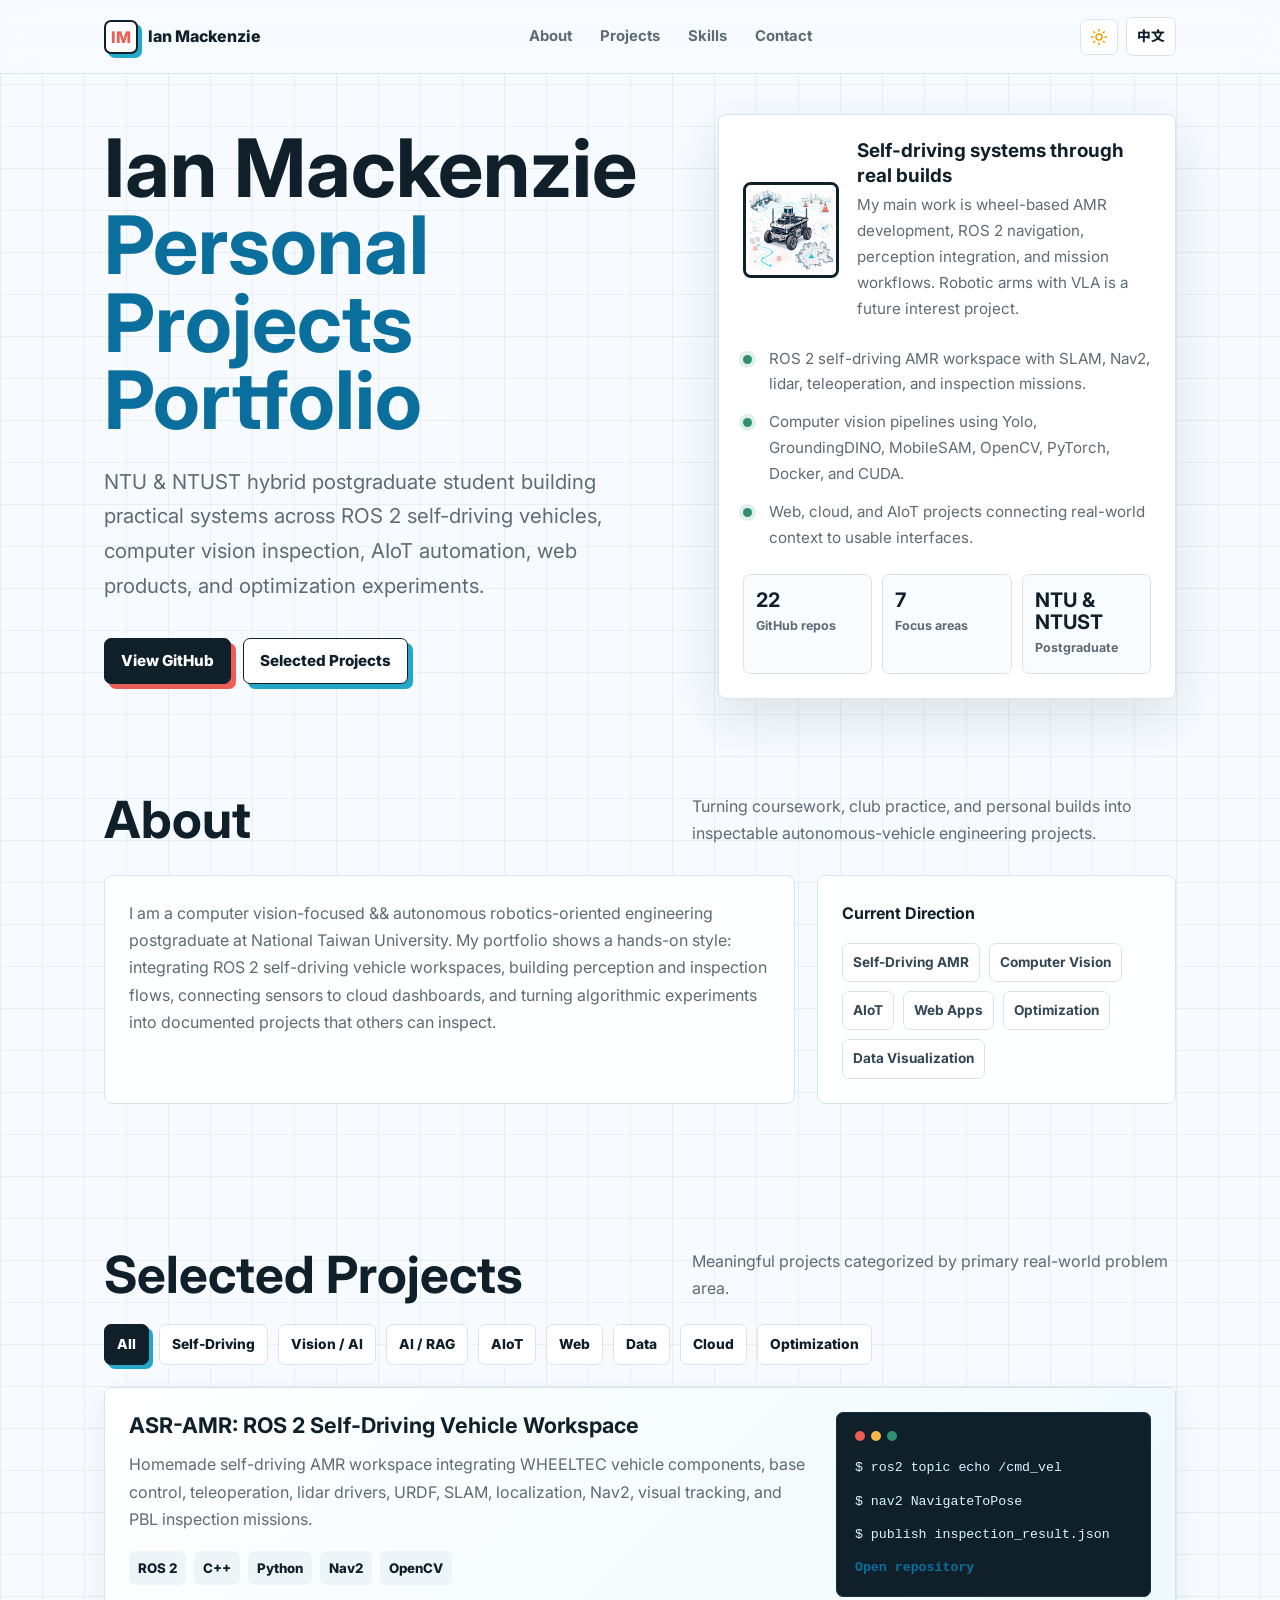
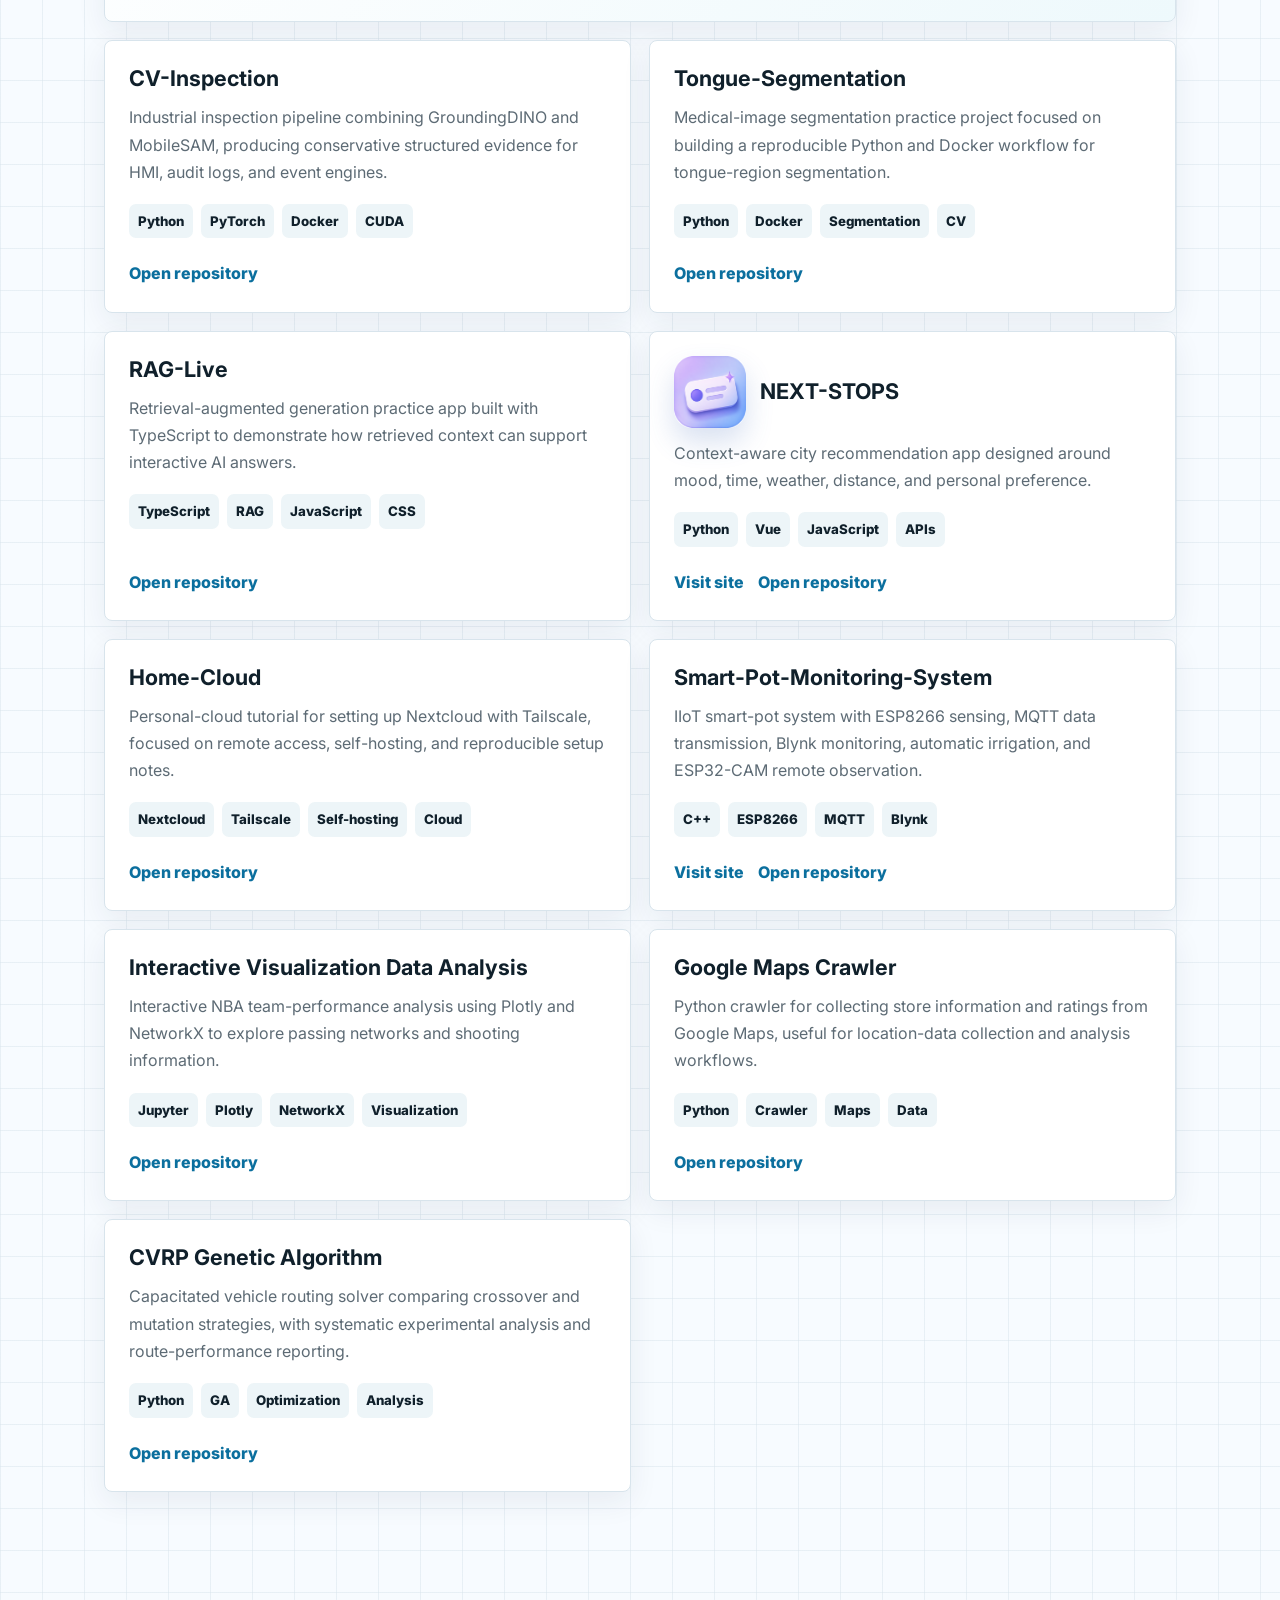
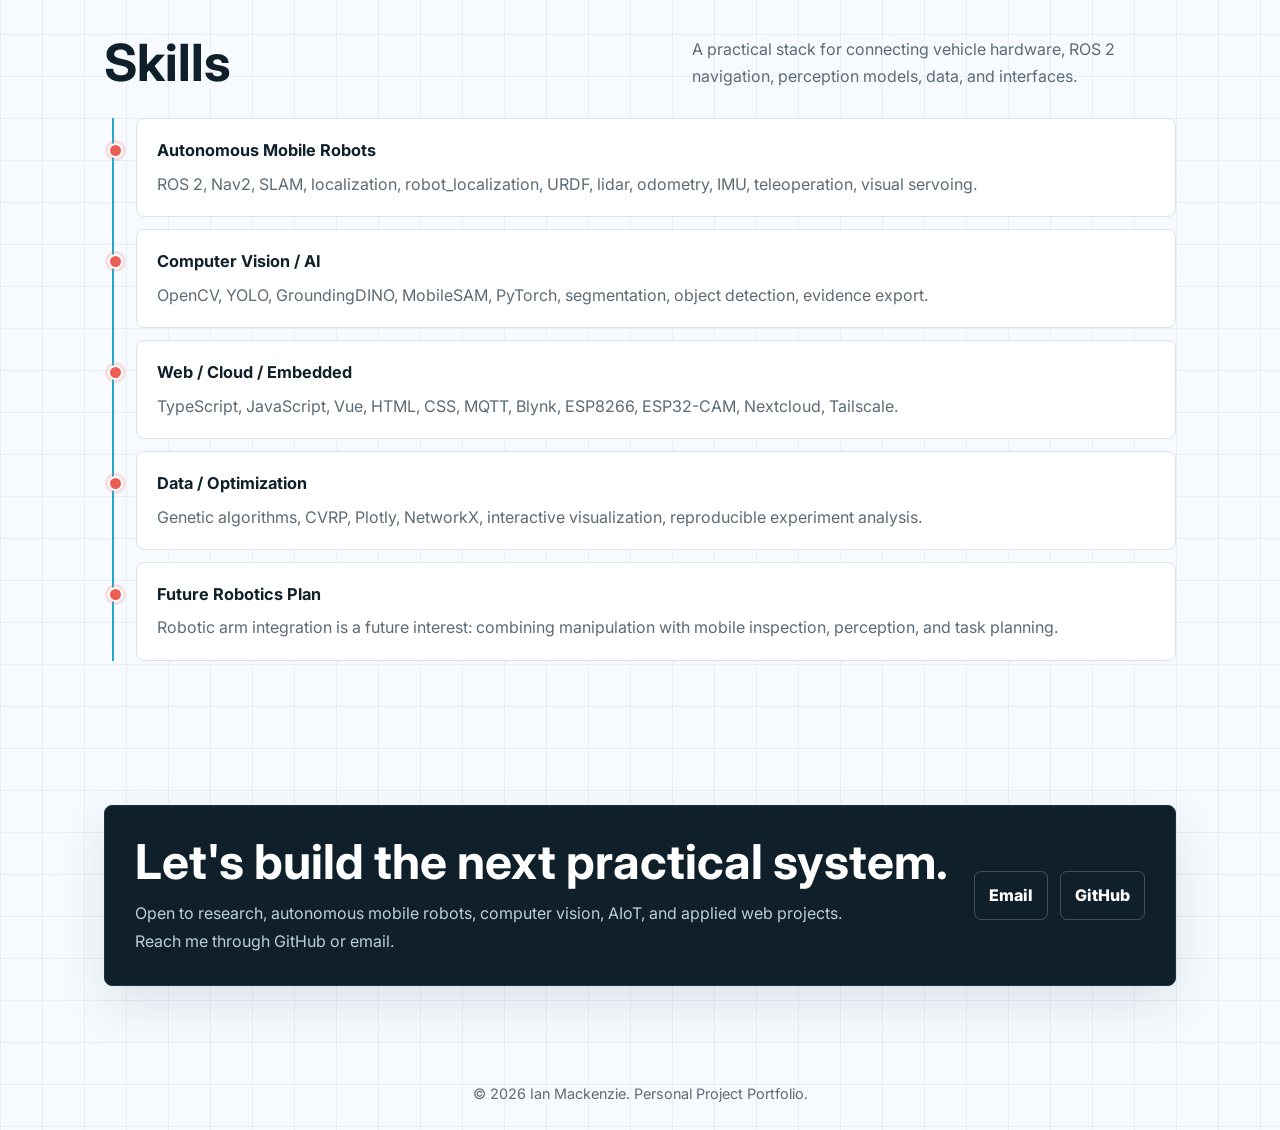
<file: index.html>
<!DOCTYPE html>
<html lang="en" data-theme="light">
<head>
    <meta charset="UTF-8">
    <meta name="viewport" content="width=device-width, initial-scale=1.0">
    <meta name="description" content="Ian Mackenzie's Personal Projects Portfolio, focused on ROS 2 AMR, computer vision, AIoT, RAG, web apps, and optimization projects.">
    <meta name="theme-color" content="#f7fbff">
    <meta property="og:title" content="Ian Mackenzie | Personal Projects Portfolio">
    <meta property="og:description" content="Personal projects portfolio with selected projects in ROS 2 AMR, computer vision, AIoT, web apps, and optimization.">
    <meta property="og:type" content="website">
    <meta property="og:image" content="https://ianmackenzie0909.github.io/Maybe_a_Personal_Websit/assets/autonomous-vehicle-visual.png">
    <title>Ian Mackenzie | Personal Projects Portfolio</title>
    <link rel="icon" href="assets/favicon.svg?v=1" type="image/svg+xml">
    <link rel="shortcut icon" href="assets/favicon.svg?v=1" type="image/svg+xml">
    <link rel="preconnect" href="https://fonts.googleapis.com">
    <link rel="preconnect" href="https://fonts.gstatic.com" crossorigin>
    <link href="https://fonts.googleapis.com/css2?family=Inter:wght@500;600;700;800&family=Noto+Sans+TC:wght@400;500;700;800&display=swap" rel="stylesheet">
    <link rel="stylesheet" href="css/style.css">
</head>
<body>
    <header class="site-header">
        <nav class="nav" aria-label="Main navigation">
            <a class="brand" href="#top" aria-label="Ian Mackenzie home">
                <span class="brand-mark" aria-hidden="true">IM</span>
                <span>Ian Mackenzie</span>
            </a>
            <div class="nav-links">
                <a href="#about" data-i18n="nav.about">About</a>
                <a href="#projects" data-i18n="nav.projects">Projects</a>
                <a href="#skills" data-i18n="nav.skills">Skills</a>
                <a href="#contact" data-i18n="nav.contact">Contact</a>
            </div>
            <div class="nav-controls" aria-label="Display settings">
                <button class="icon-switch theme-toggle" type="button" aria-pressed="false" aria-label="Switch color theme">
                    <svg class="theme-icon theme-icon-sun" aria-hidden="true" viewBox="0 0 24 24">
                        <circle cx="12" cy="12" r="4"></circle>
                        <path d="M12 2v2"></path>
                        <path d="M12 20v2"></path>
                        <path d="m4.93 4.93 1.41 1.41"></path>
                        <path d="m17.66 17.66 1.41 1.41"></path>
                        <path d="M2 12h2"></path>
                        <path d="M20 12h2"></path>
                        <path d="m6.34 17.66-1.41 1.41"></path>
                        <path d="m19.07 4.93-1.41 1.41"></path>
                    </svg>
                    <svg class="theme-icon theme-icon-moon" aria-hidden="true" viewBox="0 0 24 24">
                        <path d="M20.99 12.68A8.5 8.5 0 1 1 11.31 3.01 6.5 6.5 0 0 0 20.99 12.68Z"></path>
                    </svg>
                    <span class="control-label visually-hidden">Dark</span>
                </button>
                <button class="lang-toggle" type="button" aria-pressed="false" aria-label="Switch language">
                    <span data-i18n="controls.language">中文</span>
                </button>
            </div>
        </nav>
    </header>

    <main id="top">
        <section class="section hero reveal" aria-labelledby="hero-title">
            <div>
                <h1 id="hero-title" data-i18n="hero.title">Ian Mackenzie <span>Personal Projects Portfolio</span></h1>
                <p class="lead" data-i18n="hero.lead">
                    NTU postgraduate student building practical systems across ROS 2 self-driving vehicles,
                    computer vision inspection, AIoT automation, web products, and optimization experiments.
                </p>
                <div class="actions">
                    <a class="button" href="https://github.com/IanMackenzie0909" target="_blank" rel="noreferrer" data-i18n="hero.github">View GitHub</a>
                    <a class="button secondary" href="#projects" data-i18n="hero.projects">Selected Projects</a>
                </div>
            </div>

            <aside class="hero-panel" aria-label="Portfolio snapshot">
                <div class="profile-row">
                    <img class="avatar" src="assets/autonomous-vehicle-visual.png" alt="Autonomous mobile robot with lidar and computer vision illustration">
                    <div>
                        <h2 data-i18n="snapshot.title">Self-driving systems through real builds</h2>
                        <p data-i18n="snapshot.body">My main work is wheel-based AMR development, ROS 2 navigation, perception integration, and mission workflows. Robotic arms are a future interest project.</p>
                    </div>
                </div>
                <ul class="signal-list">
                    <li><span class="dot" aria-hidden="true"></span><span data-i18n="snapshot.signal1">ROS 2 AMR workspace with SLAM, Nav2, lidar, teleoperation, and inspection missions.</span></li>
                    <li><span class="dot" aria-hidden="true"></span><span data-i18n="snapshot.signal2">Computer vision pipelines using Yolo, GroundingDINO, MobileSAM, OpenCV, PyTorch, Docker, and CUDA.</span></li>
                    <li><span class="dot" aria-hidden="true"></span><span data-i18n="snapshot.signal3">Web, cloud, and AIoT projects connecting real-world context to usable interfaces.</span></li>
                </ul>
                <div class="quick-stats" aria-label="Portfolio metrics">
                    <div class="stat"><strong>22</strong><span data-i18n="stats.repos">GitHub repos</span></div>
                    <div class="stat"><strong>7</strong><span data-i18n="stats.focus">Focus areas</span></div>
                    <div class="stat"><strong>NTU & NTUST</strong><span data-i18n="stats.student">Postgraduate</span></div>
                </div>
            </aside>
        </section>

        <section class="section reveal" id="about" aria-labelledby="about-title">
            <div class="section-heading">
                <h2 id="about-title" data-i18n="about.title">About</h2>
                <p data-i18n="about.kicker">Turning coursework, club practice, and personal builds into inspectable autonomous-vehicle engineering projects.</p>
            </div>
            <div class="about-grid">
                <div class="text-block">
                    <p data-i18n="about.body">
                        I am a computer vision-focused && autonomous robotics-oriented engineering postgraduate at National Taiwan University and National Taiwan University of Science and Technology.
                        My portfolio shows a hands-on style: integrating ROS 2 self-driving vehicle workspaces,
                        building perception and inspection flows, connecting sensors to cloud dashboards, and
                        turning algorithmic experiments into documented projects that others can inspect.
                    </p>
                </div>
                <div class="skill-block">
                    <h3 data-i18n="about.direction">Current Direction</h3>
                    <ul class="tags">
                        <li data-i18n="tags.amr">AMR</li>
                        <li data-i18n="tags.vision">Computer Vision</li>
                        <li>AIoT</li>
                        <li data-i18n="tags.web">Web Apps</li>
                        <li data-i18n="tags.optimization">Optimization</li>
                        <li data-i18n="tags.data">Data Visualization</li>
                    </ul>
                </div>
            </div>
        </section>

        <section class="section reveal" id="projects" aria-labelledby="projects-title">
            <div class="section-heading">
                <h2 id="projects-title" data-i18n="projects.title">Selected Projects</h2>
                <p data-i18n="projects.kicker">Filter meaningful projects by their primary real-world problem area.</p>
            </div>

            <div class="filter-bar" aria-label="Project filters">
                <button class="filter-button is-active" type="button" data-filter="all" data-i18n="filters.all">All</button>
                <button class="filter-button" type="button" data-filter="autonomous" data-i18n="filters.autonomous">AMR</button>
                <button class="filter-button" type="button" data-filter="vision" data-i18n="filters.vision">Vision / AI</button>
                <button class="filter-button" type="button" data-filter="ai" data-i18n="filters.ai">AI / RAG</button>
                <button class="filter-button" type="button" data-filter="aiot" data-i18n="filters.aiot">AIoT</button>
                <button class="filter-button" type="button" data-filter="web" data-i18n="filters.web">Web</button>
                <button class="filter-button" type="button" data-filter="data" data-i18n="filters.data">Data</button>
                <button class="filter-button" type="button" data-filter="cloud" data-i18n="filters.cloud">Cloud</button>
                <button class="filter-button" type="button" data-filter="optimization" data-i18n="filters.optimization">Optimization</button>
            </div>

            <div class="project-grid" aria-live="polite">
                <article class="project-card featured" data-category="autonomous">
                    <div>
                        <h3 data-i18n="project.asr.title">ASR-AMR: ROS 2 Self-Driving Vehicle Workspace</h3>
                        <p data-i18n="project.asr.body">
                            Homemade AMR workspace integrating WHEELTEC vehicle components, base control,
                            teleoperation, lidar drivers, URDF, SLAM, localization, Nav2, visual tracking, and PBL inspection missions.
                        </p>
                        <div class="project-meta">
                            <span>ROS 2</span>
                            <span>C++</span>
                            <span>Python</span>
                            <span>Nav2</span>
                            <span>OpenCV</span>
                        </div>
                    </div>
                    <div class="mini-terminal" aria-label="ASR-AMR technical highlights">
                        <div class="terminal-bar" aria-hidden="true"><span></span><span></span><span></span></div>
                        <div>$ ros2 topic echo /cmd_vel</div>
                        <div>$ nav2 NavigateToPose</div>
                        <div>$ publish inspection_result.json</div>
                        <a class="repo-link" href="https://github.com/IanMackenzie0909/ASR-AMR" target="_blank" rel="noreferrer" data-i18n="project.open">Open repository</a>
                    </div>
                </article>

                <article class="project-card" data-category="vision">
                    <div>
                        <h3>CV-Inspection</h3>
                        <p data-i18n="project.cv.body">
                            Industrial inspection pipeline combining GroundingDINO and MobileSAM, producing conservative structured evidence for HMI, audit logs, and event engines.
                        </p>
                        <div class="project-meta">
                            <span>Python</span>
                            <span>PyTorch</span>
                            <span>Docker</span>
                            <span>CUDA</span>
                        </div>
                    </div>
                    <a class="repo-link" href="https://github.com/IanMackenzie0909/CV-Inspection" target="_blank" rel="noreferrer" data-i18n="project.open">Open repository</a>
                </article>

                <article class="project-card" data-category="vision">
                    <div>
                        <h3>Tongue-Segmentation</h3>
                        <p data-i18n="project.tongue.body">
                            Medical-image segmentation practice project focused on building a reproducible Python and Docker workflow for tongue-region segmentation.
                        </p>
                        <div class="project-meta">
                            <span>Python</span>
                            <span>Docker</span>
                            <span>Segmentation</span>
                            <span>CV</span>
                        </div>
                    </div>
                    <a class="repo-link" href="https://github.com/IanMackenzie0909/Tongue-Segmentation" target="_blank" rel="noreferrer" data-i18n="project.open">Open repository</a>
                </article>

                <article class="project-card" data-category="ai">
                    <div>
                        <h3>RAG-Live</h3>
                        <p data-i18n="project.rag.body">
                            Retrieval-augmented generation practice app built with TypeScript to demonstrate how retrieved context can support interactive AI answers.
                        </p>
                        <div class="project-meta">
                            <span>TypeScript</span>
                            <span>RAG</span>
                            <span>JavaScript</span>
                            <span>CSS</span>
                        </div>
                    </div>
                    <a class="repo-link" href="https://github.com/IanMackenzie0909/RAG-Live" target="_blank" rel="noreferrer" data-i18n="project.open">Open repository</a>
                </article>

                <article class="project-card" data-category="web">
                    <div>
                        <div class="project-heading">
                            <img class="project-logo" src="assets/next-stops-logo.png" alt="NEXT-STOPS logo" width="72" height="72" loading="lazy" decoding="async">
                            <h3>NEXT-STOPS</h3>
                        </div>
                        <p data-i18n="project.next.body">
                            Context-aware city recommendation app designed around mood, time, weather, distance, and personal preference.
                        </p>
                        <div class="project-meta">
                            <span>Python</span>
                            <span>Vue</span>
                            <span>JavaScript</span>
                            <span>APIs</span>
                        </div>
                    </div>
                    <div class="project-actions">
                        <a class="repo-link" href="https://next-stops.pages.dev" target="_blank" rel="noreferrer" data-i18n="project.live">Visit site</a>
                        <a class="repo-link" href="https://github.com/IanMackenzie0909/NEXT-STOPS" target="_blank" rel="noreferrer" data-i18n="project.open">Open repository</a>
                    </div>
                </article>

                <article class="project-card" data-category="cloud">
                    <div>
                        <h3>Home-Cloud</h3>
                        <p data-i18n="project.homeCloud.body">
                            Personal-cloud tutorial for setting up Nextcloud with Tailscale, focused on remote access, self-hosting, and reproducible setup notes.
                        </p>
                        <div class="project-meta">
                            <span>Nextcloud</span>
                            <span>Tailscale</span>
                            <span>Self-hosting</span>
                            <span>Cloud</span>
                        </div>
                    </div>
                    <a class="repo-link" href="https://github.com/IanMackenzie0909/Home-Cloud" target="_blank" rel="noreferrer" data-i18n="project.open">Open repository</a>
                </article>

                <article class="project-card" data-category="aiot">
                    <div>
                        <h3>Smart-Pot-Monitoring-System</h3>
                        <p data-i18n="project.pot.body">
                            IIoT smart-pot system with ESP8266 sensing, MQTT data transmission, Blynk monitoring, automatic irrigation, and ESP32-CAM remote observation.
                        </p>
                        <div class="project-meta">
                            <span>C++</span>
                            <span>ESP8266</span>
                            <span>MQTT</span>
                            <span>Blynk</span>
                        </div>
                    </div>
                    <div class="project-actions">
                        <a class="repo-link" href="https://tsaiyuwang.wixsite.com/smart-pot-monitoring" target="_blank" rel="noreferrer" data-i18n="project.live">Visit site</a>
                        <a class="repo-link" href="https://github.com/IanMackenzie0909/Smart-Pot-Monitoring-System" target="_blank" rel="noreferrer" data-i18n="project.open">Open repository</a>
                    </div>
                </article>

                <article class="project-card" data-category="data">
                    <div>
                        <h3>Interactive Visualization Data Analysis</h3>
                        <p data-i18n="project.visualization.body">
                            Interactive NBA team-performance analysis using Plotly and NetworkX to explore passing networks and shooting information.
                        </p>
                        <div class="project-meta">
                            <span>Jupyter</span>
                            <span>Plotly</span>
                            <span>NetworkX</span>
                            <span>Visualization</span>
                        </div>
                    </div>
                    <a class="repo-link" href="https://github.com/IanMackenzie0909/Interactive_Visualization_Data_Analysis" target="_blank" rel="noreferrer" data-i18n="project.open">Open repository</a>
                </article>

                <article class="project-card" data-category="data">
                    <div>
                        <h3>Google Maps Crawler</h3>
                        <p data-i18n="project.maps.body">
                            Python crawler for collecting store information and ratings from Google Maps, useful for location-data collection and analysis workflows.
                        </p>
                        <div class="project-meta">
                            <span>Python</span>
                            <span>Crawler</span>
                            <span>Maps</span>
                            <span>Data</span>
                        </div>
                    </div>
                    <a class="repo-link" href="https://github.com/IanMackenzie0909/Google_Maps_crawler" target="_blank" rel="noreferrer" data-i18n="project.open">Open repository</a>
                </article>

                <article class="project-card" data-category="optimization">
                    <div>
                        <h3>CVRP Genetic Algorithm</h3>
                        <p data-i18n="project.cvrp.body">
                            Capacitated vehicle routing solver comparing crossover and mutation strategies, with systematic experimental analysis and route-performance reporting.
                        </p>
                        <div class="project-meta">
                            <span>Python</span>
                            <span>GA</span>
                            <span>Optimization</span>
                            <span>Analysis</span>
                        </div>
                    </div>
                    <a class="repo-link" href="https://github.com/IanMackenzie0909/CVRP" target="_blank" rel="noreferrer" data-i18n="project.open">Open repository</a>
                </article>
            </div>
        </section>

        <section class="section reveal" id="skills" aria-labelledby="skills-title">
            <div class="section-heading">
                <h2 id="skills-title" data-i18n="skills.title">Skills</h2>
                <p data-i18n="skills.kicker">A practical stack for connecting vehicle hardware, ROS 2 navigation, perception models, data, and interfaces.</p>
            </div>
            <div class="timeline">
                <article class="timeline-item">
                    <h3 data-i18n="skills.vehicle.title">Autonomous Moblie Robot</h3>
                    <p>ROS 2, Nav2, SLAM, localization, robot_localization, URDF, lidar, odometry, IMU, teleoperation, visual servoing.</p>
                </article>
                <article class="timeline-item">
                    <h3>Computer Vision / AI</h3>
                    <p>OpenCV, YOLO, GroundingDINO, MobileSAM, PyTorch, segmentation, object detection, evidence export.</p>
                </article>
                <article class="timeline-item">
                    <h3>Web / Cloud / Embedded</h3>
                    <p>TypeScript, JavaScript, Vue, HTML, CSS, MQTT, Blynk, ESP8266, ESP32-CAM, Nextcloud, Tailscale.</p>
                </article>
                <article class="timeline-item">
                    <h3>Data / Optimization</h3>
                    <p>Genetic algorithms, CVRP, Plotly, NetworkX, interactive visualization, reproducible experiment analysis.</p>
                </article>
                <article class="timeline-item">
                    <h3 data-i18n="skills.future.title">Future Robotics Plan</h3>
                    <p data-i18n="skills.future.body">Robotic arm integration is a future interest: combining manipulation with mobile inspection, perception, and task planning.</p>
                </article>
            </div>
        </section>

        <section class="section reveal" id="contact" aria-labelledby="contact-title">
            <div class="contact-band">
                <div>
                    <h2 id="contact-title" data-i18n="contact.title">Let's build the next practical system.</h2>
                    <p data-i18n="contact.body">
                        Open to research, autonomous vehicles, computer vision, AIoT, and applied web projects. Reach me through GitHub or email.
                    </p>
                </div>
                <div class="contact-links">
                    <a href="mailto:ian.leo.zoe@gmail.com">Email</a>
                    <a href="https://github.com/IanMackenzie0909" target="_blank" rel="noreferrer">GitHub</a>
                </div>
            </div>
        </section>
    </main>

    <footer>
        <span data-i18n="footer.copy">&copy; 2026 Ian Mackenzie. Personal Project Portfolio.</span>
    </footer>
    <script src="js/main.js" defer></script>
</body>
</html>
</file>
<file: css/style.css>
:root {
    --bg: #f7fbff;
    --paper: #ffffff;
    --ink: #10202b;
    --muted: #5d6b75;
    --line: #d8e4ec;
    --grid-line: rgba(216, 228, 236, 0.5);
    --header-bg: rgba(247, 251, 255, 0.88);
    --soft: #e8f6fa;
    --subtle: #f9fcff;
    --chip-bg: #edf5f8;
    --blue: #0b6f9e;
    --cyan: #23a9c7;
    --coral: #eb5e55;
    --green: #2f8f72;
    --shadow: 0 18px 50px rgba(23, 46, 64, 0.12);
    --radius: 8px;
    --max: 1120px;
}

html[data-theme="dark"] {
    --bg: #0d1720;
    --paper: #132431;
    --ink: #edf8fb;
    --muted: #aac0cc;
    --line: #294454;
    --grid-line: rgba(85, 132, 154, 0.18);
    --header-bg: rgba(13, 23, 32, 0.9);
    --soft: #17384a;
    --subtle: #10202b;
    --chip-bg: #1b3545;
    --blue: #43bde1;
    --cyan: #34d2ef;
    --coral: #ff7b70;
    --green: #61d0a9;
    --shadow: 0 18px 50px rgba(0, 0, 0, 0.34);
}

* {
    box-sizing: border-box;
}

html {
    scroll-behavior: smooth;
}

body {
    margin: 0;
    color: var(--ink);
    background:
        linear-gradient(90deg, var(--grid-line) 1px, transparent 1px),
        linear-gradient(var(--grid-line) 1px, transparent 1px),
        var(--bg);
    background-size: 42px 42px;
    font-family: "Inter", "Noto Sans TC", system-ui, -apple-system, BlinkMacSystemFont, "Segoe UI", sans-serif;
    line-height: 1.7;
    transition: background-color 180ms ease, color 180ms ease;
}

a {
    color: inherit;
}

.site-header {
    position: sticky;
    top: 0;
    z-index: 10;
    border-bottom: 1px solid rgba(216, 228, 236, 0.9);
    background: var(--header-bg);
    backdrop-filter: blur(16px);
}

.nav {
    display: flex;
    align-items: center;
    justify-content: space-between;
    gap: 24px;
    max-width: var(--max);
    margin: 0 auto;
    padding: 16px 24px;
}

.brand {
    display: inline-flex;
    align-items: center;
    gap: 10px;
    font-weight: 800;
    text-decoration: none;
    white-space: nowrap;
}

.brand-mark {
    display: grid;
    width: 34px;
    height: 34px;
    place-items: center;
    border: 2px solid var(--ink);
    border-radius: 7px;
    background: var(--paper);
    color: var(--coral);
    box-shadow: 4px 4px 0 var(--cyan);
    line-height: 1;
}

.nav-links {
    display: flex;
    align-items: center;
    gap: 8px;
    flex-wrap: wrap;
    justify-content: flex-end;
}

.nav-links a {
    padding: 8px 10px;
    color: var(--muted);
    font-size: 0.93rem;
    font-weight: 700;
    text-decoration: none;
    border-radius: 7px;
}

.nav-links a:hover,
.nav-links a:focus-visible {
    color: var(--ink);
    background: var(--soft);
    outline: none;
}

.nav-controls {
    display: flex;
    align-items: center;
    gap: 8px;
    flex-wrap: wrap;
    justify-content: flex-end;
}

.visually-hidden {
    position: absolute;
    width: 1px;
    height: 1px;
    padding: 0;
    overflow: hidden;
    clip: rect(0, 0, 0, 0);
    white-space: nowrap;
    border: 0;
}

.icon-switch,
.lang-toggle,
.filter-button {
    border: 1px solid var(--line);
    border-radius: 7px;
    background: var(--paper);
    color: var(--ink);
    font: inherit;
    font-size: 0.86rem;
    font-weight: 800;
    cursor: pointer;
}

.icon-switch,
.lang-toggle {
    display: inline-flex;
    align-items: center;
    gap: 8px;
    min-height: 36px;
    padding: 7px 10px;
}

.theme-toggle {
    position: relative;
    justify-content: center;
    width: 38px;
    min-width: 38px;
    padding: 0;
}

.theme-icon {
    display: none;
    width: 18px;
    height: 18px;
    stroke: currentColor;
    stroke-width: 2;
    stroke-linecap: round;
    stroke-linejoin: round;
    fill: none;
}

.theme-icon-sun {
    color: #f59f00;
}

.theme-icon-moon {
    color: #9db9ff;
}

html:not([data-theme="dark"]) .theme-icon-sun,
html[data-theme="dark"] .theme-icon-moon {
    display: block;
}

.icon-switch:hover,
.icon-switch:focus-visible,
.lang-toggle:hover,
.lang-toggle:focus-visible,
.filter-button:hover,
.filter-button:focus-visible {
    border-color: var(--cyan);
    background: var(--soft);
    outline: none;
}

main {
    overflow: hidden;
}

.section {
    max-width: var(--max);
    margin: 0 auto;
    padding: 72px 24px;
}

.hero {
    display: grid;
    grid-template-columns: minmax(0, 1.1fr) minmax(280px, 0.9fr);
    gap: 54px;
    align-items: center;
    min-height: min(620px, calc(100vh - 180px));
    padding-top: 40px;
    padding-bottom: 22px;
}

.hero h1 {
    max-width: 780px;
    margin: 0;
    font-size: clamp(3rem, 6.3vw, 5.35rem);
    line-height: 0.96;
    letter-spacing: 0;
}

.hero h1 span {
    display: block;
    color: var(--blue);
}

.lead {
    max-width: 720px;
    margin: 26px 0 0;
    color: var(--muted);
    font-size: clamp(1.06rem, 2vw, 1.28rem);
}

.actions {
    display: flex;
    align-items: center;
    gap: 12px;
    flex-wrap: wrap;
    margin-top: 34px;
}

.button {
    display: inline-flex;
    align-items: center;
    gap: 9px;
    min-height: 46px;
    padding: 11px 16px;
    border: 1px solid var(--ink);
    border-radius: 7px;
    background: var(--ink);
    color: #ffffff;
    font-size: 0.95rem;
    font-weight: 800;
    line-height: 1.2;
    text-decoration: none;
    box-shadow: 5px 5px 0 var(--coral);
    transition: transform 160ms ease, box-shadow 160ms ease;
}

.button.secondary {
    background: var(--paper);
    color: var(--ink);
    box-shadow: 5px 5px 0 var(--cyan);
}

.button:hover,
.button:focus-visible {
    transform: translate(-2px, -2px);
    box-shadow: 7px 7px 0 var(--coral);
    outline: none;
}

.button.secondary:hover,
.button.secondary:focus-visible {
    box-shadow: 7px 7px 0 var(--cyan);
}

.hero-panel {
    position: relative;
    padding: 24px;
    border: 1px solid var(--line);
    border-radius: var(--radius);
    background: var(--paper);
    box-shadow: var(--shadow);
}

.profile-row {
    display: grid;
    grid-template-columns: 96px 1fr;
    gap: 18px;
    align-items: center;
}

.avatar {
    width: 96px;
    height: 96px;
    border: 3px solid var(--ink);
    border-radius: var(--radius);
    object-fit: cover;
    background: #e8f6fa;
}

.profile-row h2 {
    margin: 0 0 4px;
    font-size: 1.18rem;
    line-height: 1.3;
}

.profile-row p {
    margin: 0;
    color: var(--muted);
    font-size: 0.95rem;
}

.signal-list {
    display: grid;
    gap: 12px;
    margin: 24px 0 0;
    padding: 0;
    list-style: none;
}

.signal-list li {
    display: grid;
    grid-template-columns: 14px 1fr;
    gap: 12px;
    align-items: start;
    color: var(--muted);
    font-size: 0.95rem;
}

.dot {
    width: 9px;
    height: 9px;
    margin-top: 9px;
    border-radius: 50%;
    background: var(--green);
    box-shadow: 0 0 0 4px rgba(47, 143, 114, 0.14);
}

.quick-stats {
    display: grid;
    grid-template-columns: repeat(3, 1fr);
    gap: 10px;
    margin-top: 24px;
}

.stat {
    padding: 14px 12px;
    border: 1px solid var(--line);
    border-radius: 7px;
    background: var(--subtle);
}

.stat strong {
    display: block;
    font-size: 1.25rem;
    line-height: 1.1;
}

.stat span {
    display: block;
    margin-top: 4px;
    color: var(--muted);
    font-size: 0.78rem;
    font-weight: 700;
}

.section-heading {
    display: grid;
    grid-template-columns: minmax(0, 0.85fr) minmax(280px, 0.75fr);
    gap: 40px;
    align-items: end;
    margin-bottom: 28px;
}

.section-heading h2 {
    margin: 0;
    font-size: clamp(2rem, 4vw, 3.25rem);
    line-height: 1.05;
    letter-spacing: 0;
}

.section-heading p {
    margin: 0;
    color: var(--muted);
}

.about-grid {
    display: grid;
    grid-template-columns: minmax(0, 1fr) minmax(280px, 0.52fr);
    gap: 22px;
}

.text-block,
.skill-block {
    border: 1px solid var(--line);
    border-radius: var(--radius);
    background: color-mix(in srgb, var(--paper) 92%, transparent);
    padding: 24px;
}

.text-block p {
    margin: 0;
    color: var(--muted);
}

.skill-block h3 {
    margin: 0 0 16px;
    font-size: 1rem;
}

.tags {
    display: flex;
    flex-wrap: wrap;
    gap: 9px;
    margin: 0;
    padding: 0;
    list-style: none;
}

.tags li {
    padding: 7px 10px;
    border: 1px solid var(--line);
    border-radius: 7px;
    background: #ffffff;
    color: #324653;
    font-size: 0.85rem;
    font-weight: 700;
}

.filter-bar {
    display: flex;
    flex-wrap: wrap;
    gap: 10px;
    margin: -6px 0 22px;
}

.filter-button {
    min-height: 38px;
    padding: 8px 12px;
}

.filter-button.is-active {
    border-color: var(--ink);
    background: var(--ink);
    color: var(--paper);
    box-shadow: 4px 4px 0 var(--cyan);
}

.project-grid {
    display: grid;
    grid-template-columns: repeat(2, minmax(0, 1fr));
    gap: 18px;
}

.project-card {
    display: flex;
    min-height: 100%;
    flex-direction: column;
    justify-content: space-between;
    gap: 22px;
    padding: 24px;
    border: 1px solid var(--line);
    border-radius: var(--radius);
    background: var(--paper);
    box-shadow: 0 10px 30px rgba(23, 46, 64, 0.07);
    transition: transform 180ms ease, opacity 180ms ease, border-color 180ms ease;
}

.project-card:hover {
    transform: translateY(-2px);
    border-color: color-mix(in srgb, var(--cyan) 58%, var(--line));
}

.project-card[hidden] {
    display: none !important;
}

.project-card.featured {
    grid-column: span 2;
    display: grid;
    grid-template-columns: minmax(0, 1fr) minmax(260px, 0.46fr);
    align-items: stretch;
    background: linear-gradient(135deg, #ffffff 0%, #eef9fc 100%);
}

.project-card h3 {
    margin: 0;
    font-size: 1.35rem;
    line-height: 1.25;
}

.project-heading {
    display: flex;
    align-items: center;
    gap: 14px;
}

.project-logo {
    width: 72px;
    height: 72px;
    flex: 0 0 auto;
    border-radius: 18px;
    box-shadow: 0 14px 28px rgba(65, 104, 183, 0.2);
}

.project-card p {
    margin: 12px 0 0;
    color: var(--muted);
}

.project-meta {
    display: flex;
    flex-wrap: wrap;
    gap: 8px;
    margin-top: 18px;
    color: var(--muted);
    font-size: 0.83rem;
    font-weight: 800;
}

.project-meta span {
    padding: 5px 8px;
    border: 1px solid transparent;
    border-radius: 7px;
    background: var(--chip-bg);
    color: var(--ink);
}

.project-actions {
    display: flex;
    flex-wrap: wrap;
    align-items: center;
    gap: 14px;
}

.repo-link {
    display: inline-flex;
    align-items: center;
    gap: 8px;
    width: fit-content;
    color: var(--blue);
    font-weight: 800;
    text-decoration: none;
}

.repo-link:hover,
.repo-link:focus-visible {
    color: var(--coral);
    outline: none;
}

.mini-terminal {
    display: grid;
    align-content: start;
    gap: 12px;
    min-height: 100%;
    padding: 18px;
    border: 1px solid #163345;
    border-radius: 7px;
    background: #10202b;
    color: #d9f6ff;
    font-family: "SFMono-Regular", Consolas, "Liberation Mono", monospace;
    font-size: 0.83rem;
    line-height: 1.6;
}

.terminal-bar {
    display: flex;
    gap: 6px;
    margin-bottom: 4px;
}

.terminal-bar span {
    width: 10px;
    height: 10px;
    border-radius: 50%;
    background: var(--coral);
}

.terminal-bar span:nth-child(2) {
    background: #f5b84b;
}

.terminal-bar span:nth-child(3) {
    background: var(--green);
}

.timeline {
    display: grid;
    gap: 12px;
    border-left: 2px solid var(--cyan);
    margin: 8px 0 0 8px;
    padding-left: 22px;
}

.timeline-item {
    position: relative;
    padding: 18px 20px;
    border: 1px solid var(--line);
    border-radius: var(--radius);
    background: var(--paper);
}

.timeline-item::before {
    content: "";
    position: absolute;
    top: 24px;
    left: -29px;
    width: 11px;
    height: 11px;
    border: 2px solid var(--paper);
    border-radius: 50%;
    background: var(--coral);
    box-shadow: 0 0 0 3px rgba(235, 94, 85, 0.18);
}

.timeline-item h3 {
    margin: 0 0 6px;
    font-size: 1.02rem;
}

.timeline-item p {
    margin: 0;
    color: var(--muted);
}

.contact-band {
    display: grid;
    grid-template-columns: minmax(0, 1fr) auto;
    gap: 24px;
    align-items: center;
    padding: 30px;
    border: 1px solid #163345;
    border-radius: var(--radius);
    background: #10202b;
    color: #ffffff;
    box-shadow: var(--shadow);
}

.contact-band h2 {
    margin: 0;
    font-size: clamp(1.8rem, 4vw, 3rem);
    line-height: 1.1;
}

.contact-band p {
    max-width: 720px;
    margin: 12px 0 0;
    color: #b9d0dc;
}

.contact-links {
    display: flex;
    flex-wrap: wrap;
    gap: 12px;
    justify-content: flex-end;
}

.contact-links a {
    min-height: 44px;
    padding: 10px 14px;
    border: 1px solid rgba(255, 255, 255, 0.22);
    border-radius: 7px;
    color: #ffffff;
    font-weight: 800;
    text-decoration: none;
}

.contact-links a:hover,
.contact-links a:focus-visible {
    border-color: var(--cyan);
    background: rgba(35, 169, 199, 0.16);
    outline: none;
}

footer {
    text-align: center;
    max-width: var(--max);
    margin: 0 auto;
    padding: 24px;
    color: var(--muted);
    font-size: 0.9rem;
}

.reveal {
    opacity: 0;
    transform: translateY(18px);
    transition: opacity 520ms ease, transform 520ms ease;
}

.reveal.is-visible {
    opacity: 1;
    transform: translateY(0);
}

html:not(.js) .reveal {
    opacity: 1;
    transform: none;
}

html[data-theme="dark"] .site-header {
    border-bottom-color: rgba(85, 132, 154, 0.28);
}

html[data-theme="dark"] .button {
    color: #081119;
}

html[data-theme="dark"] .button.secondary {
    color: var(--ink);
}

html[data-theme="dark"] .avatar {
    background: var(--subtle);
}

html[data-theme="dark"] .tags li {
    background: var(--subtle);
    color: var(--ink);
}

html[data-theme="dark"] .project-card.featured {
    background: linear-gradient(135deg, var(--paper) 0%, #102f3d 100%);
}

html[data-theme="dark"] .project-card {
    box-shadow: 0 10px 34px rgba(0, 0, 0, 0.24);
}

html[data-theme="dark"] .project-meta span {
    border-color: rgba(67, 189, 225, 0.26);
    background: #1f4a5d;
    color: #d8f7ff;
}

html[data-theme="dark"] .contact-band {
    border-color: rgba(67, 189, 225, 0.34);
    background: linear-gradient(135deg, #173243 0%, #102634 100%);
    color: var(--ink);
}

html[data-theme="dark"] .contact-band p {
    color: #c7e4ee;
}

html[data-theme="dark"] .contact-links a {
    border-color: rgba(216, 247, 255, 0.32);
    color: #f4fbff;
}

@media (max-width: 860px) {
    .nav {
        align-items: flex-start;
        flex-direction: column;
        gap: 12px;
    }

    .nav-links {
        justify-content: flex-start;
    }

    .hero,
    .section-heading,
    .about-grid,
    .contact-band {
        grid-template-columns: 1fr;
    }

    .hero {
        gap: 34px;
        min-height: auto;
    }

    .project-grid {
        grid-template-columns: 1fr;
    }

    .project-card.featured {
        grid-column: span 1;
        grid-template-columns: 1fr;
    }

    .contact-links {
        justify-content: flex-start;
    }
}

@media (max-width: 560px) {
    .section {
        padding: 52px 18px;
    }

    .nav {
        padding: 14px 18px;
    }

    .nav-links a {
        padding: 7px 8px;
        font-size: 0.86rem;
    }

    .profile-row {
        grid-template-columns: 72px 1fr;
    }

    .avatar {
        width: 72px;
        height: 72px;
    }

    .hero-panel,
    .text-block,
    .skill-block,
    .project-card,
    .contact-band {
        padding: 18px;
    }

    .signal-list,
    .quick-stats {
        display: none;
    }

    .stat {
        padding: 11px 8px;
    }
}

@media (prefers-reduced-motion: reduce) {
    html {
        scroll-behavior: auto;
    }

    *,
    *::before,
    *::after {
        transition-duration: 0.01ms !important;
        animation-duration: 0.01ms !important;
        animation-iteration-count: 1 !important;
    }
}
</file>
